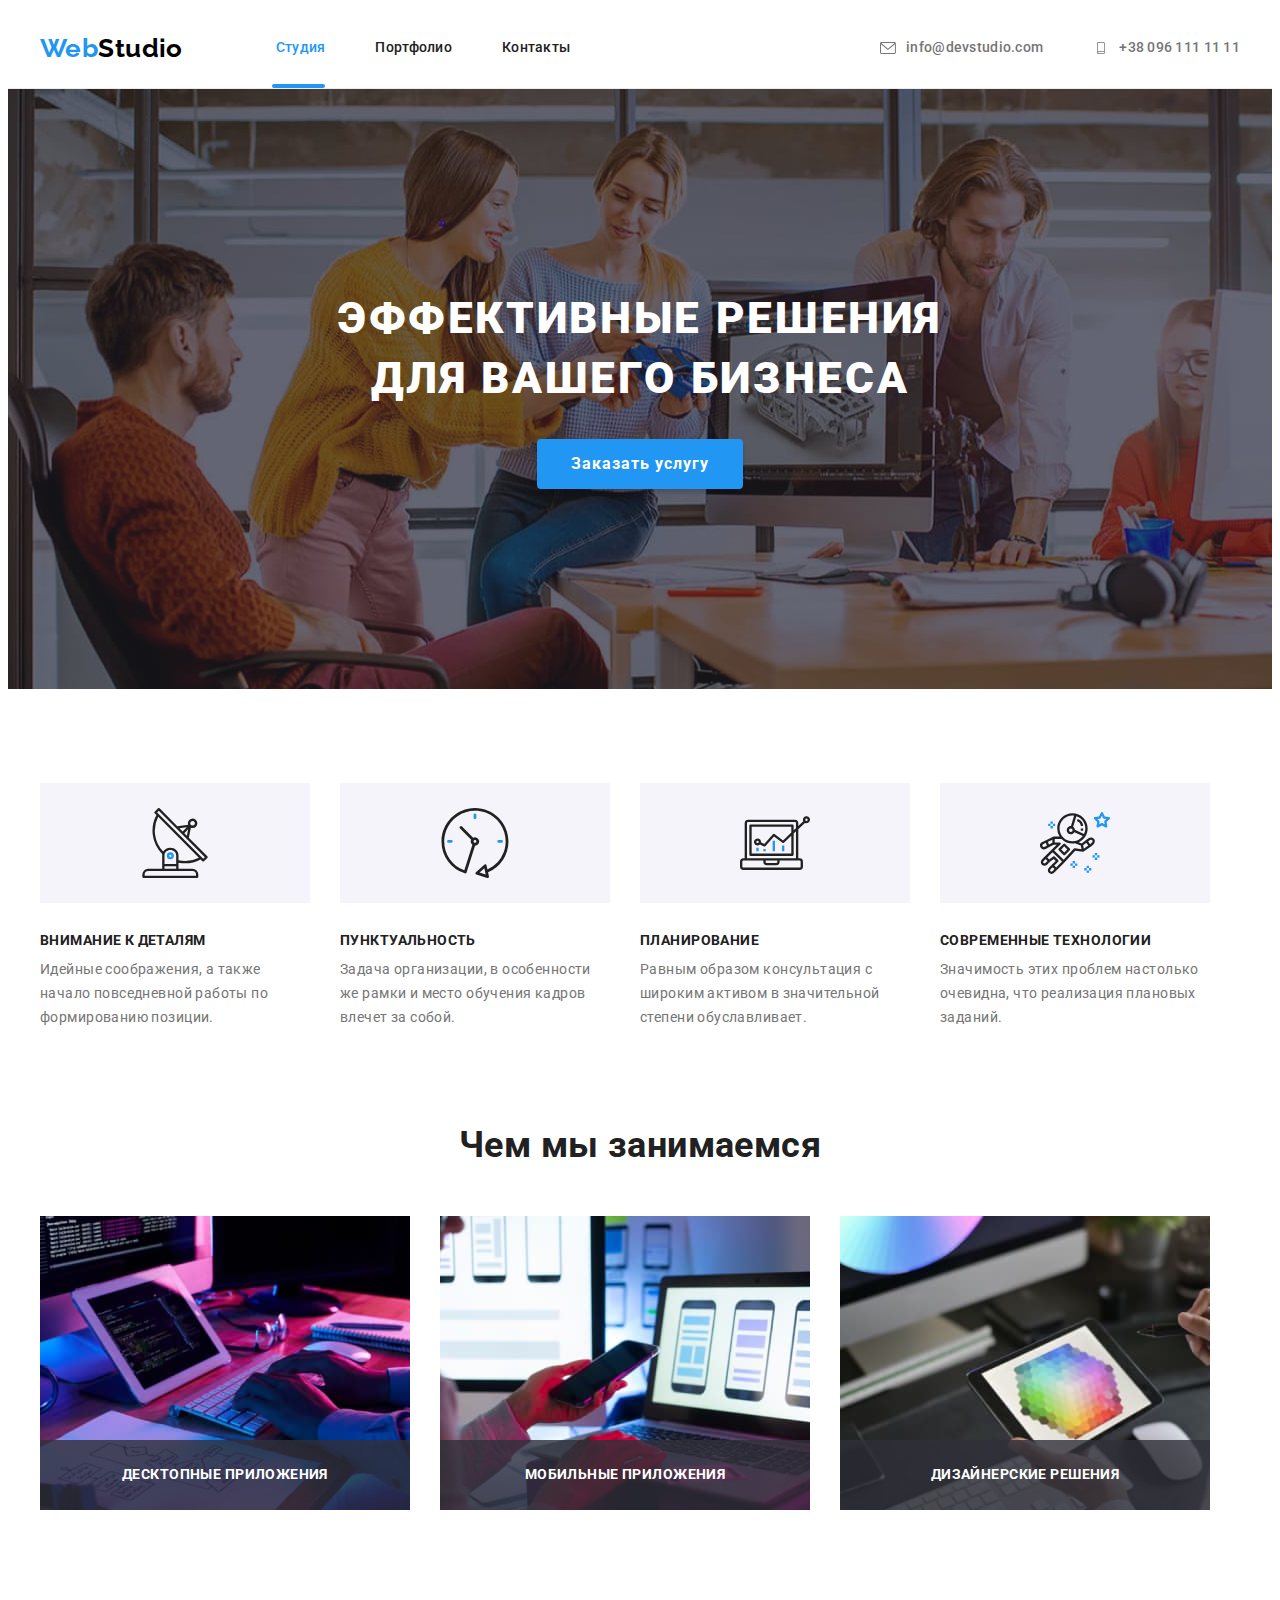
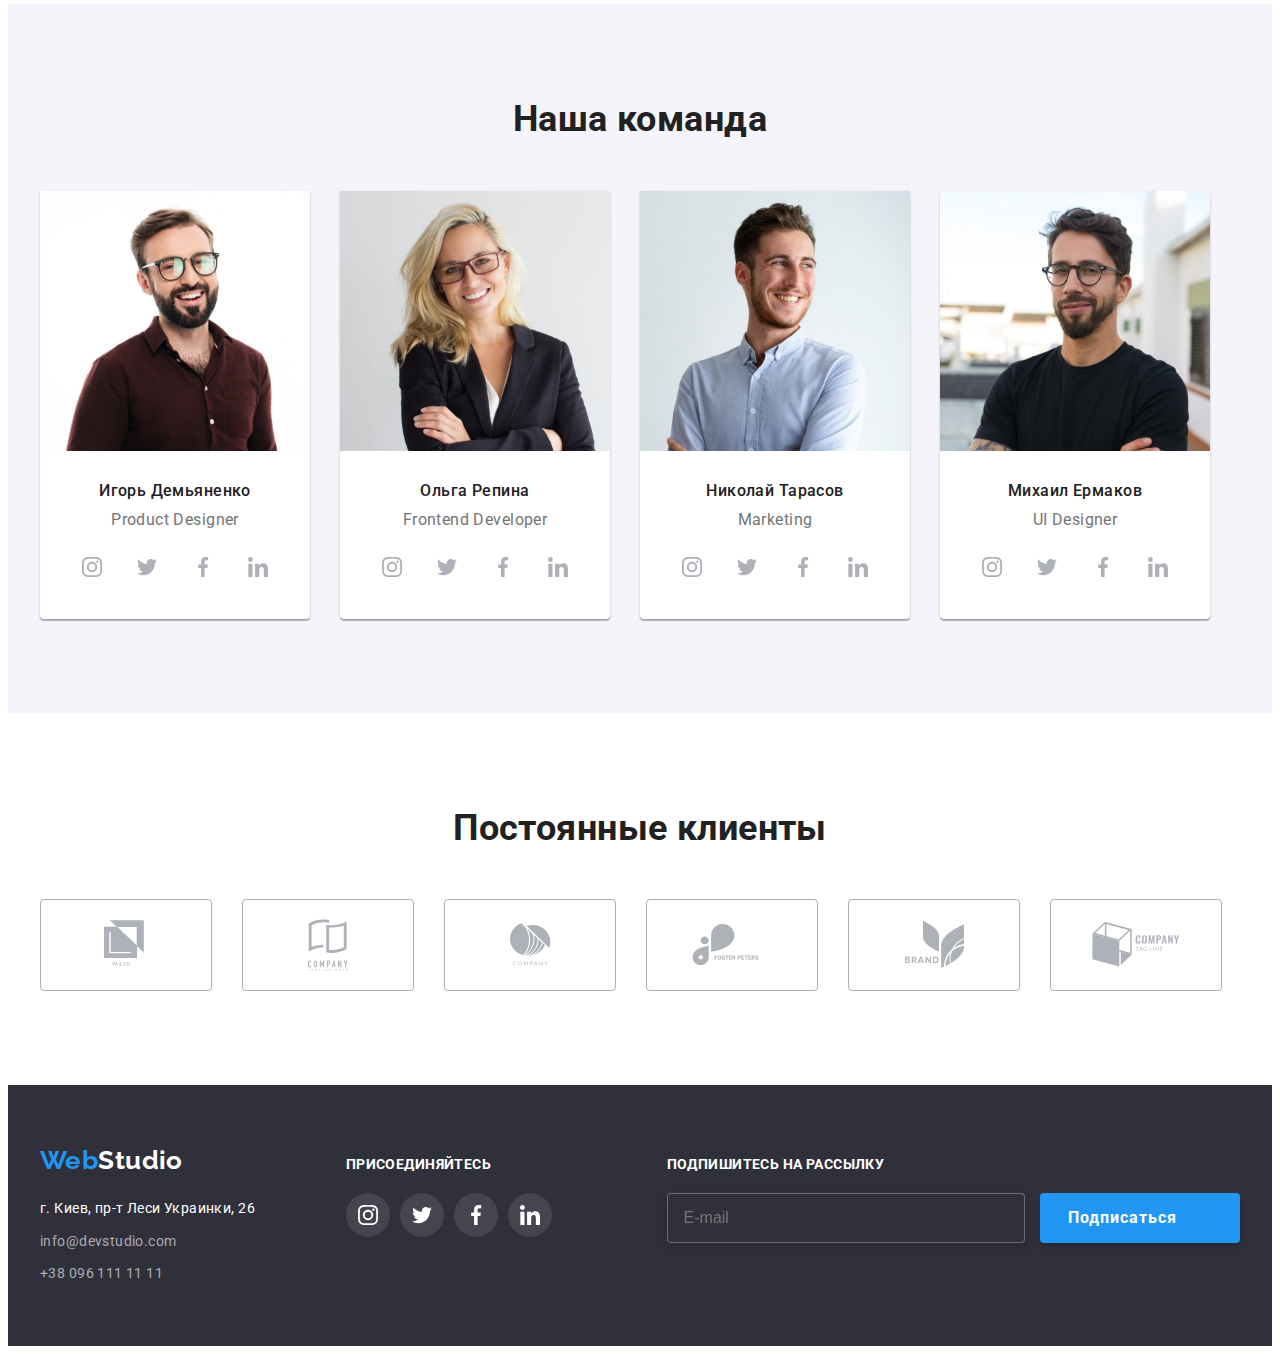
<file: index.html>
<!DOCTYPE html>
<html lang="ru">
  <head>
    <meta charset="UTF-8" />
    <meta http-equiv="X-UA-Compatible" content="IE=edge" />
    <meta name="viewport" content="width=device-width, initial-scale=1.0" />
    <link rel="preconnect" href="https://fonts.gstatic.com" />
    <link
      href="https://fonts.googleapis.com/css2?family=Raleway:wght@700&family=Roboto:wght@400;500;700;900&display=swap"
      rel="stylesheet"
    />
    <link rel="stylesheet" href="./css/styles.css" />
    <link
      rel="stylesheet"
      href="https://cdnjs.cloudflare.com/ajax/libs/modern-normalize/0.2.0/modern-normalize.min.css"
      integrity="sha512-sqIVMkf5f8XGYI/UZYGs7wODxlUeoj9JknataPfUwtvrSKWMHrMXGZ7Evb6nabFYJQG15vFFyALe6r0nWCD1Ug=="
      crossorigin="anonymous"
    />
    <title>Студия</title>
  </head>
  <body>
    <!--Header-->
    <header class="header">
      <div class="container">
        <nav class="navigation">
          <a href="./index.html" class="logo"
            ><span class="logo-web">Web</span>Studio</a
          >
          <ul class="list nav-links">
            <li class="item">
              <a href="./index.html" class="nav-link current-page">Студия</a>
            </li>
            <li class="item">
              <a href="./portfolio.html" class="nav-link">Портфолио</a>
            </li>
            <li class="item">
              <a href="#" class="nav-link">Контакты</a>
            </li>
          </ul>
        </nav>
        <ul class="list header-contacts">
          <li class="item">
            <a href="mailto:info@devstudio.com" class="header-contact">
              <svg
                class="icon"
                aria-label="Электронный адрес"
                width="16px"
                height="12px"
              >
                <use href="./images/icons.svg#envelope"></use>
              </svg>
              info@devstudio.com</a
            >
          </li>
          <li class="item">
            <a href="tel:+380961111111" class="header-contact">
              <svg
                class="icon"
                aria-label="Номер телефона"
                width="16px"
                height="12px"
              >
                <use href="./images/icons.svg#smartphone"></use>
              </svg>
              +38 096 111 11 11</a
            >
          </li>
        </ul>
      </div>
    </header>
    <main>
      <!--Hero-->
      <section class="section hero">
        <h1 class="hero-title">ЭФФЕКТИВНЫЕ РЕШЕНИЯ ДЛЯ ВАШЕГО БИЗНЕСА</h1>
        <button
          data-modal-open
          type="button"
          value="Заказать услугу"
          class="hero-button">
          Заказать услугу
        </button>
        <div data-modal class="backdrop is-hidden">
          <div class="modal">
            <h2 class="modal-title">Оставьте свои данные, мы вам перезвоним</h2>
            <form class="form">
              <label class="form-field">
                <input type="text" class="form-input" name="name" />
                <svg aria-label="ваше имя" class="form-icon" width="18px" height="18px">
                  <use href="./images/icons.svg#icon-person"></use>
                </svg>
                <span class="form-label">Имя</span>
              </label>
              <label class="form-field">
                <input type="tel" class="form-input" name="phone number" />
                <svg aria-label="номер телефона" class="form-icon" width="18px" height="18px">
                  <use href="./images/icons.svg#icon-phone"></use>
                </svg>
                <span class="form-label">Телефон</span>
              </label>
              <label class="form-field">
                <input type="email" class="form-input" name="e-mail" />
                <svg aria-label="электронный адрес" class="form-icon" width="18px" height="18px">
                  <use href="./images/icons.svg#icon-email"></use>
                </svg>
                <span class="form-label">Почта</span>
              </label>
              <label class="form-field">
                <textarea name="comment" class="form-comment" placeholder="Введите текст"></textarea>
                <span class="form-label">Комментарий</span>
              </label>
              <label class="form-field-checkbox">
                <input class="form-checkbox" type="checkbox" name="policy-agree" value="policy-agree">
              <span class="form-checkbox-icon">
              <svg aria-label="checkbox" class="checkbox-icon" width="16px" height="15px">
                <use href="./images/icons.svg#icon-check"></use>
              </svg>
              </span>
              <span class="form-checkbox-text">Соглашаюсь с рассылкой и принимаю <a class="form-contract-link" href="#">Условия договора</a></span>
              </label>
        <button
          type="submit"
          value="Отправить"
          class="hero-button form">
          Отправить
        </button>
            </form>
            <button
              data-modal-close
              type="button"
              value="закрыть окно"
              class="modal-close"
            >
              <svg aria-label="закрыть окно" width="18px" height="18px">
                <use href="./images/icons.svg#icon-x"></use>
              </svg>
            </button>
          </div>
        </div>
      </section>
      <!--feature-->
      <section class="section">
        <div class="container">
          <h2 class="visually-hidden">Наши преимущества</h2>
          <ul class="feature list">
            <li class="item">
              <div class="feature-icon">
                <svg aria-label="Иконка антенны" width="70px" height="70px">
                  <use href="./images/icons.svg#antenna"></use>
                </svg>
              </div>
              <h3 class="feature-title">Внимание к деталям</h3>
              <p>
                Идейные соображения, а также начало повседневной работы по
                формированию позиции.
              </p>
            </li>
            <li class="item">
              <div class="feature-icon">
                <svg aria-label="Иконка часов" width="70px" height="70px">
                  <use href="./images/icons.svg#clock"></use>
                </svg>
              </div>
              <h3 class="feature-title">Пунктуальность</h3>
              <p>
                Задача организации, в особенности же рамки и место обучения
                кадров влечет за собой.
              </p>
            </li>
            <li class="item">
              <div class="feature-icon">
                <svg aria-label="Иконка диаграммы" width="70px" height="70px">
                  <use href="./images/icons.svg#diagram"></use>
                </svg>
              </div>
              <h3 class="feature-title">Планирование</h3>
              <p>
                Равным образом консультация с широким активом в значительной
                степени обуславливает.
              </p>
            </li>
            <li class="item">
              <div class="feature-icon">
                <svg aria-label="Иконка астронавта" width="70px" height="70px">
                  <use href="./images/icons.svg#astronaut"></use>
                </svg>
              </div>
              <h3 class="feature-title">Современные технологии</h3>
              <p>
                Значимость этих проблем настолько очевидна, что реализация
                плановых заданий.
              </p>
            </li>
          </ul>
        </div>
      </section>
      <!--Our work-->
      <section class="section our-work">
        <div class="container">
          <h2 class="section-title">Чем мы занимаемся</h2>
          <ul class="our-work-lists list">
            <li class="our-work-list">
              <div class="our-work-box">
                <h3 class="our-work-title">десктопные приложения</h3>
              </div>
              <img src="./images/box1.jpg" alt="Пишем код" width="370" />
            </li>
            <li class="our-work-list">
              <div class="our-work-box">
                <h3 class="our-work-title">мобильные приложения</h3>
              </div>
              <img
                src="./images/box2.jpg"
                alt="Разрабатываем мобильные приложения"
                width="370"
              />
            </li>
            <li class="our-work-list">
              <div class="our-work-box">
                <h3 class="our-work-title">дизайнерские решения</h3>
              </div>
              <img
                src="./images/box3.jpg"
                alt="Разрабатываем дизайн"
                width="370"
              />
            </li>
          </ul>
        </div>
      </section>
      <!--Our team-->
      <section class="section our-team">
        <div class="container">
          <h2 class="section-title">Наша команда</h2>
          <ul class="team-list list">
            <li class="item">
              <img
                src="./images/photo1.jpg"
                alt="Фото Игоря Демьяненко"
                width="270"
              />
              <div class="member-description">
                <h3 class="team-member">Игорь Демьяненко</h3>
                <p class="team-position">Product Designer</p>
                <ul class="member-social-links">
                  <li>
                    <a
                      href="#"
                      class="social-link"
                      aria-label="иконка instagram"
                    >
                      <svg class="icon" width="20px" height="20px">
                        <use href="./images/icons.svg#instagram"></use>
                      </svg>
                    </a>
                  </li>
                  <li>
                    <a href="#" class="social-link" aria-label="иконка twitter">
                      <svg class="icon" width="20px" height="20px">
                        <use href="./images/icons.svg#twitter"></use>
                      </svg>
                    </a>
                  </li>
                  <li>
                    <a
                      href="#"
                      class="social-link"
                      aria-label="иконка facebook"
                    >
                      <svg class="icon" width="20px" height="20px">
                        <use href="./images/icons.svg#facebook"></use>
                      </svg>
                    </a>
                  </li>
                  <li>
                    <a
                      href="#"
                      class="social-link"
                      aria-label="иконка linkedin"
                    >
                      <svg class="icon" width="20px" height="20px">
                        <use href="./images/icons.svg#linkedin"></use>
                      </svg>
                    </a>
                  </li>
                </ul>
              </div>
            </li>
            <li class="item">
              <img
                src="./images/photo2.jpg"
                alt="Фото Ольги Репиной"
                width="270"
              />
              <div class="member-description">
                <h3 class="team-member">Ольга Репина</h3>
                <p class="team-position">Frontend Developer</p>
                <ul class="member-social-links">
                  <li>
                    <a
                      href="#"
                      class="social-link"
                      aria-label="иконка instagram"
                    >
                      <svg class="icon" width="20px" height="20px">
                        <use href="./images/icons.svg#instagram"></use>
                      </svg>
                    </a>
                  </li>
                  <li>
                    <a href="#" class="social-link" aria-label="иконка twitter">
                      <svg class="icon" width="20px" height="20px">
                        <use href="./images/icons.svg#twitter"></use>
                      </svg>
                    </a>
                  </li>
                  <li>
                    <a
                      href="#"
                      class="social-link"
                      aria-label="иконка facebook"
                    >
                      <svg class="icon" width="20px" height="20px">
                        <use href="./images/icons.svg#facebook"></use>
                      </svg>
                    </a>
                  </li>
                  <li>
                    <a
                      href="#"
                      class="social-link"
                      aria-label="иконка linkedin"
                    >
                      <svg class="icon" width="20px" height="20px">
                        <use href="./images/icons.svg#linkedin"></use>
                      </svg>
                    </a>
                  </li>
                </ul>
              </div>
            </li>
            <li class="item">
              <img
                src="./images/photo3.jpg"
                alt="Фото Николая Тарасова"
                width="270"
              />
              <div class="member-description">
                <h3 class="team-member">Николай Тарасов</h3>
                <p class="team-position">Marketing</p>
                <ul class="member-social-links">
                  <li>
                    <a
                      href="#"
                      class="social-link"
                      aria-label="иконка instagram"
                    >
                      <svg class="icon" width="20px" height="20px">
                        <use href="./images/icons.svg#instagram"></use>
                      </svg>
                    </a>
                  </li>
                  <li>
                    <a href="#" class="social-link" aria-label="иконка twitter">
                      <svg class="icon" width="20px" height="20px">
                        <use href="./images/icons.svg#twitter"></use>
                      </svg>
                    </a>
                  </li>
                  <li>
                    <a
                      href="#"
                      class="social-link"
                      aria-label="иконка facebook"
                    >
                      <svg class="icon" width="20px" height="20px">
                        <use href="./images/icons.svg#facebook"></use>
                      </svg>
                    </a>
                  </li>
                  <li>
                    <a
                      href="#"
                      class="social-link"
                      aria-label="иконка linkedin"
                    >
                      <svg class="icon" width="20px" height="20px">
                        <use href="./images/icons.svg#linkedin"></use>
                      </svg>
                    </a>
                  </li>
                </ul>
              </div>
            </li>
            <li class="item">
              <img
                src="./images/photo4.jpg"
                alt="Фото Михаила Ермакова"
                width="270"
              />
              <div class="member-description">
                <h3 class="team-member">Михаил Ермаков</h3>
                <p class="team-position">UI Designer</p>
                <ul class="member-social-links">
                  <li>
                    <a
                      href="#"
                      class="social-link"
                      aria-label="иконка instagram"
                    >
                      <svg class="icon" width="20px" height="20px">
                        <use href="./images/icons.svg#instagram"></use>
                      </svg>
                    </a>
                  </li>
                  <li>
                    <a href="#" class="social-link" aria-label="иконка twitter">
                      <svg class="icon" width="20px" height="20px">
                        <use href="./images/icons.svg#twitter"></use>
                      </svg>
                    </a>
                  </li>
                  <li>
                    <a
                      href="#"
                      class="social-link"
                      aria-label="иконка facebook"
                    >
                      <svg class="icon" width="20px" height="20px">
                        <use href="./images/icons.svg#facebook"></use>
                      </svg>
                    </a>
                  </li>
                  <li>
                    <a
                      href="#"
                      class="social-link"
                      aria-label="иконка linkedin"
                    >
                      <svg class="icon" width="20px" height="20px">
                        <use href="./images/icons.svg#linkedin"></use>
                      </svg>
                    </a>
                  </li>
                </ul>
              </div>
            </li>
          </ul>
        </div>
      </section>

      <!-- Regular clients -->

      <section class="section">
        <div class="container">
          <h2 class="section-title">Постоянные клиенты</h2>
          <ul class="regular-clients">
            <li class="item">
              <a href="#" class="client-link">
                <svg class="icon" width="44px" height="49px">
                  <use href="./images/icons.svg#logo1"></use>
                </svg>
              </a>
            </li>
            <li class="item">
              <a href="#" class="client-link">
                <svg class="icon" width="40px" height="52px">
                  <use href="./images/icons.svg#logo2"></use>
                </svg>
              </a>
            </li>
            <li class="item">
              <a href="#" class="client-link">
                <svg class="icon" width="41px" height="43px">
                  <use href="./images/icons.svg#logo3"></use>
                </svg>
              </a>
            </li>
            <li class="item">
              <a href="#" class="client-link">
                <svg class="icon" width="80px" height="42px">
                  <use href="./images/icons.svg#logo4"></use>
                </svg>
              </a>
            </li>
            <li class="item">
              <a href="#" class="client-link">
                <svg class="icon" width="59px" height="47px">
                  <use href="./images/icons.svg#logo5"></use>
                </svg>
              </a>
            </li>
            <li class="item">
              <a href="#" class="client-link">
                <svg class="icon" width="88px" height="45px">
                  <use href="./images/icons.svg#logo6"></use>
                </svg>
              </a>
            </li>
          </ul>
        </div>
      </section>
    </main>
    <!--Footer-->
    <footer class="footer">
      <div class="container">
        <div class="address-thumb">
          <a href="./index.html" class="logo">
            <span class="logo-web">Web</span>Studio</a
          >
          <address class="address">
            г. Киев, пр-т Леси Украинки, 26
            <a href="mailto:info@devstudio.com" class="footer-contacts"
              >info@devstudio.com</a
            >
            <a href="tel:+380961111111" class="footer-contacts"
              >+38 096 111 11 11</a
            >
          </address>
        </div>
        <div class="member-social-links-thumb">
          <h2 class="footer-title">присоединяйтесь</h2>
          <ul class="footer-social-links">
            <li class="footer-social-link">
              <a href="#" class="social-link" aria-label="иконка instagram">
                <svg class="icon" width="20px" height="20px">
                  <use href="./images/icons.svg#instagram"></use>
                </svg>
              </a>
            </li>
            <li class="footer-social-link">
              <a href="#" class="social-link" aria-label="иконка twitter">
                <svg class="icon" width="20px" height="20px">
                  <use href="./images/icons.svg#twitter"></use>
                </svg>
              </a>
            </li>
            <li class="footer-social-link">
              <a href="#" class="social-link" aria-label="иконка facebook">
                <svg class="icon" width="20px" height="20px">
                  <use href="./images/icons.svg#facebook"></use>
                </svg>
              </a>
            </li>
            <li class="footer-social-link">
              <a href="#" class="social-link" aria-label="иконка linkedin">
                <svg class="icon" width="20px" height="20px">
                  <use href="./images/icons.svg#linkedin"></use>
                </svg>
              </a>
            </li>
          </ul>
        </div>
        <div class="subscribe-thumb">
          <h2 class="footer-title">Подпишитесь на рассылку</h2>
          <form class="subscribe-form">
            <label class="subscribe-field">
              <input
                type="email"
                class="subscribe-input"
                name="mail"
                placeholder="E-mail"
              />
            </label>
            <button type="submit" class="subscribe-btn">
              Подписаться
              <svg class="icon" width="24px" height="24px">
                <use href="./images/icons.svg#icon-send"></use>
              </svg>
            </button>
          </form>
        </div>
      </div>
    </footer>
    <script src="./js/modal.js"></script>
  </body>
</html>
</file>
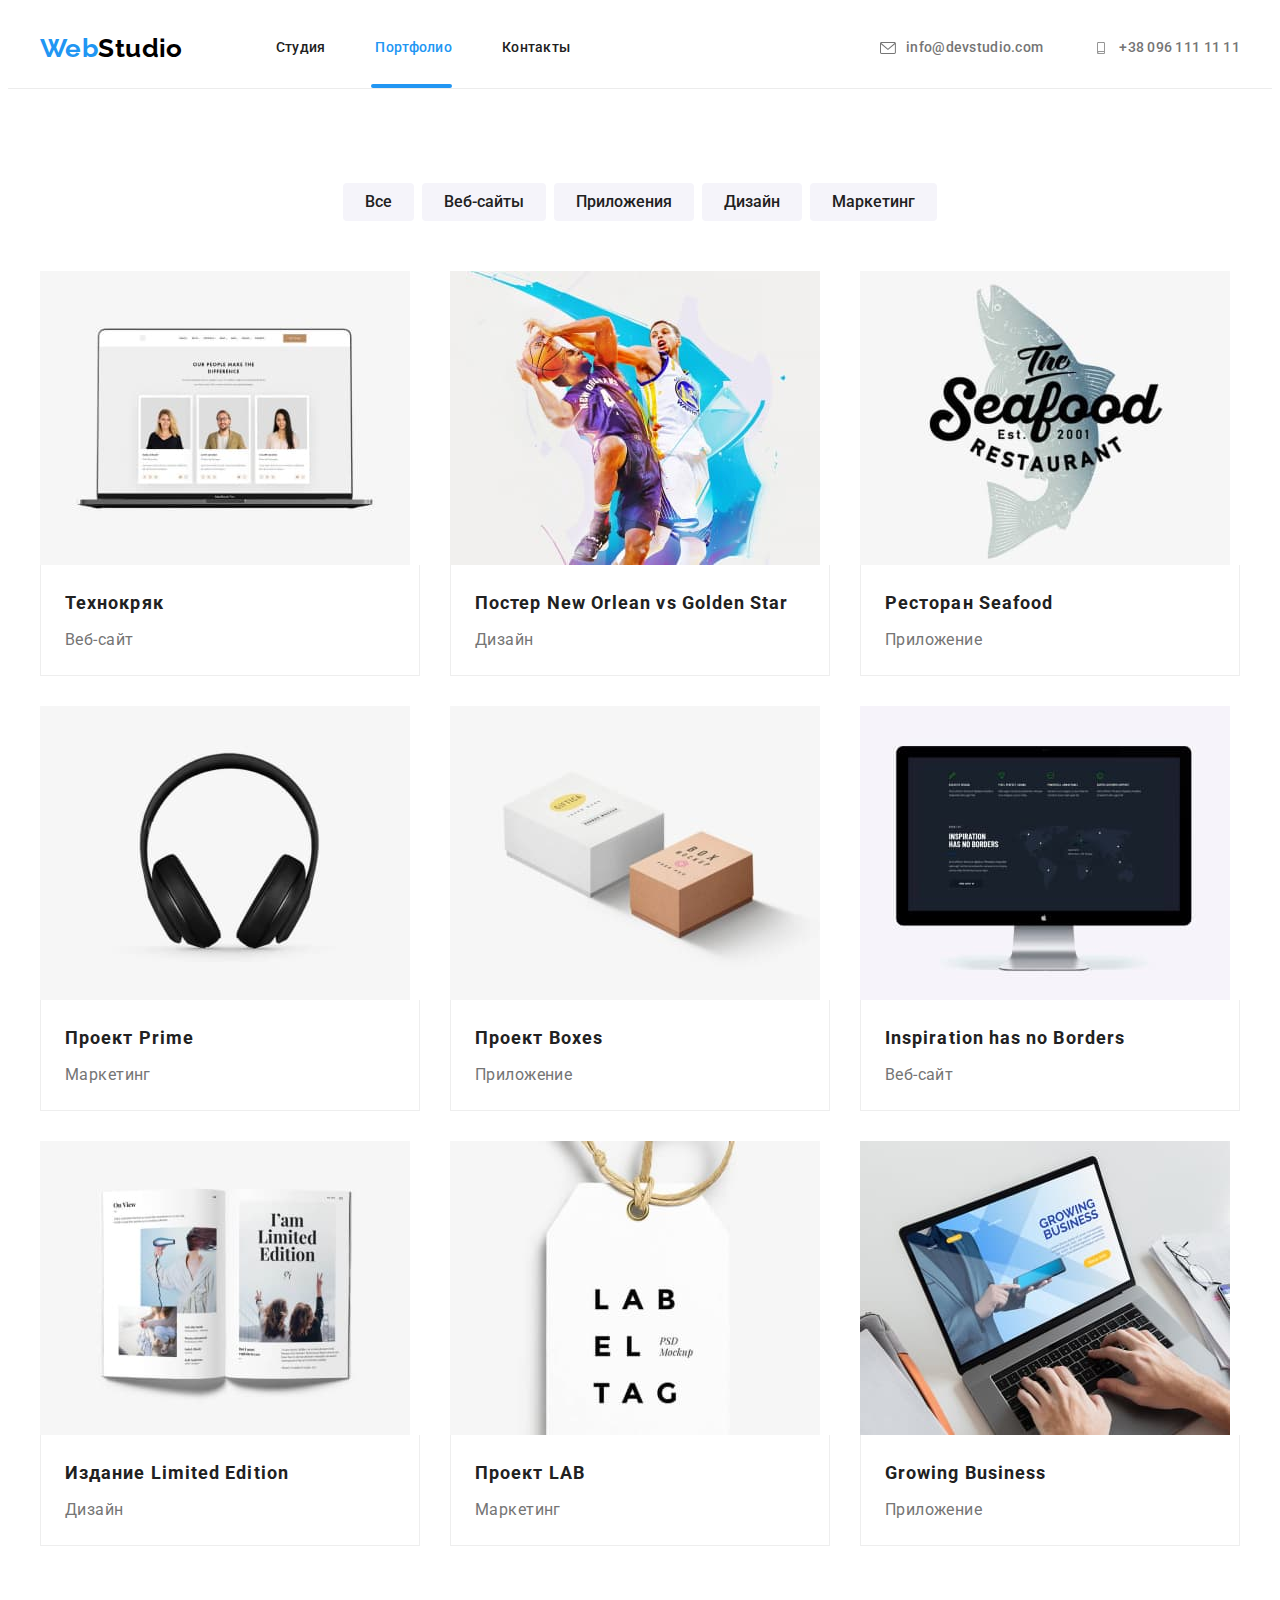
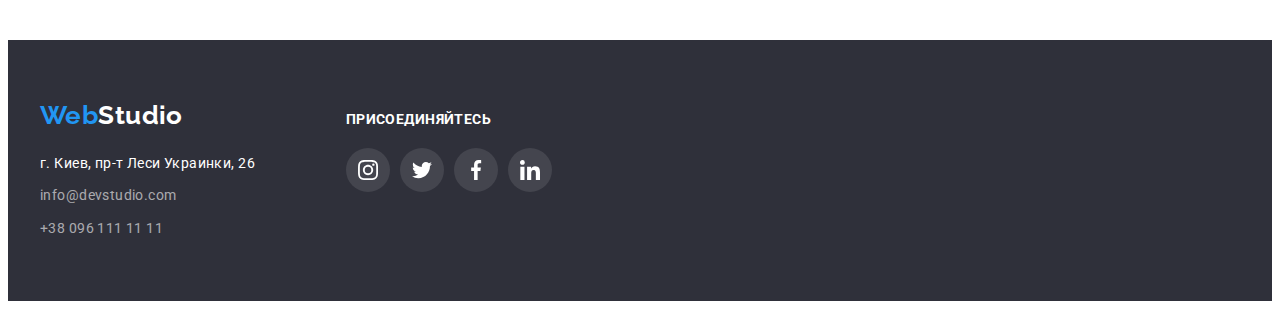
<file: portfolio.html>
<!DOCTYPE html>
<html lang="ru">
  <head>
    <meta charset="UTF-8" />
    <meta http-equiv="X-UA-Compatible" content="IE=edge" />
    <meta name="viewport" content="width=device-width, initial-scale=1.0" />
    <link rel="preconnect" href="https://fonts.gstatic.com" />
    <link
      href="https://fonts.googleapis.com/css2?family=Raleway:wght@700&family=Roboto:wght@400;500;700;900&display=swap"
      rel="stylesheet"
    />
    <link rel="stylesheet" href="./css/styles.css" />
    <link
      rel="stylesheet"
      href="https://cdnjs.cloudflare.com/ajax/libs/modern-normalize/0.2.0/modern-normalize.min.css"
      integrity="sha512-sqIVMkf5f8XGYI/UZYGs7wODxlUeoj9JknataPfUwtvrSKWMHrMXGZ7Evb6nabFYJQG15vFFyALe6r0nWCD1Ug=="
      crossorigin="anonymous"
    />
    <title>Портфолио</title>
  </head>
  <body>
    <!--Header-->
      <header class="header">
        <div class="container">
          <nav class="navigation">
            <a href="./index.html" class="logo"><span class="logo-web">Web</span>Studio</a>
            <ul class="list nav-links">
              <li class="item">
                <a href="./index.html" class="nav-link">Студия</a>
              </li>
              <li class="item">
                <a href="./portfolio.html" class="nav-link current-page">Портфолио</a>
              </li>
              <li class="item">
                <a href="#" class="nav-link">Контакты</a>
              </li>
            </ul>
          </nav>
          <ul class="list header-contacts">
            <li class="item">
              <a href="mailto:info@devstudio.com" class="header-contact">
                <svg class="icon" aria-label="Электронный адрес" width="16px" height="12px">
                  <use href="./images/icons.svg#envelope"></use>
                </svg>
                info@devstudio.com</a>
            </li>
            <li class="item">
              <a href="tel:+380961111111" class="header-contact">
                <svg class="icon" aria-label="Номер телефона" width="16px" height="12px">
                  <use href="./images/icons.svg#smartphone"></use>
                </svg>
                +38 096 111 11 11</a>
            </li>
          </ul>
        </div>
      </header>
    <main>
      <!-- Our portfolio -->
      <section class="section">
        <div class="container">
          <h1 class="visually-hidden">Наше портфолио</h1>
          <h2 class="visually-hidden">Work filter</h2>
          <ul class="work-filter list">
            <li class="item">
              <button type="button" class="filter-button">Все</button>
            </li>
            <li class="item">
              <button type="button" class="filter-button">Веб-сайты</button>
            </li>
            <li class="item">
              <button type="button" class="filter-button">Приложения</button>
            </li>
            <li class="item">
              <button type="button" class="filter-button">Дизайн</button>
            </li>
            <li class="item">
              <button type="button" class="filter-button">Маркетинг</button>
            </li>
          </ul>
          <h2 class="visually-hidden">Work list</h2>
          <ul class="work-list list">
            <li class="item">
              <div class="work-photo">
                <img src="./images/portfolio/work1.jpg" alt="Ноутбук с изображением лендинга" width: 370px; />
              <div class="work-overlay">
                <p class="text">Технокряк это современная площадка распространения коронавируса. Компании используют эту платформу для цифрового
                шпионажа и атак на защищённые сервера конкурентов.</p>
              </div>
              </div>
              <div class="work-list-content">
                <h3 class="work-name">Технокряк</h3>
                <p class="work-type">Веб-сайт</p>
              </div>
            </li>
            <li class="item">
              <div class="work-photo">
              <img src="./images/portfolio/work2.jpg" alt="Два баскетболиста"
              width: 370px; />
              <div class="work-overlay">
                <p class="text">Технокряк это современная площадка распространения коронавируса. Компании используют эту платформу для
                  цифрового
                  шпионажа и атак на защищённые сервера конкурентов.</p>
              </div>
              </div>
              <div class="work-list-content">
                <h3 class="work-name">Постер New Orlean vs Golden Star</h3>
                <p class="work-type">Дизайн</p>
              </div>
            </li>
            <li class="item">
              <div class="work-photo">
              <img src="./images/portfolio/work3.jpg" alt="Логотип Seafood"
              width: 370px; />
                <div class="work-overlay">
                  <p class="text">Технокряк это современная площадка распространения коронавируса. Компании используют эту платформу для
                    цифрового
                    шпионажа и атак на защищённые сервера конкурентов.</p>
                </div>
              </div>
              <div class="work-list-content">
                <h3 class="work-name">Ресторан Seafood</h3>
                <p class="work-type">Приложение</p>
              </div>
            </li>
            <li class="item">
              <div class="work-photo">
              <img src="./images/portfolio/work4.jpg" alt="Наушники" width:
              370px; />
              <div class="work-overlay">
                <p class="text">Технокряк это современная площадка распространения коронавируса. Компании используют эту платформу для
                  цифрового
                  шпионажа и атак на защищённые сервера конкурентов.</p>
              </div>
              </div>
              <div class="work-list-content">
                <h3 class="work-name">Проект Prime</h3>
                <p class="work-type">Маркетинг</p>
              </div>
            </li>
            <li class="item">
              <div class="work-photo">
              <img src="./images/portfolio/work5.jpg" alt="Коробки" width:
              370px; />
              <div class="work-overlay">
                <p class="text">Технокряк это современная площадка распространения коронавируса. Компании используют эту платформу для
                  цифрового
                  шпионажа и атак на защищённые сервера конкурентов.</p>
              </div>
              </div>
              <div class="work-list-content">
                <h3 class="work-name">Проект Boxes</h3>
                <p class="work-type">Приложение</p>
              </div>
            </li>
            <li class="item">
              <div class="work-photo">
              <img src="./images/portfolio/work6.jpg" alt="Монитор" width:
              370px; />
              <div class="work-overlay">
                <p class="text">Технокряк это современная площадка распространения коронавируса. Компании используют эту платформу для
                  цифрового
                  шпионажа и атак на защищённые сервера конкурентов.</p>
              </div>
              </div>
              <div class="work-list-content">
                <h3 class="work-name">Inspiration has no Borders</h3>
                <p class="work-type">Веб-сайт</p>
              </div>
            </li>
            <li class="item">
              <div class="work-photo">
              <img src="./images/portfolio/work7.jpg" alt="Книга" />
              <div class="work-overlay">
                <p class="text">Технокряк это современная площадка распространения коронавируса. Компании используют эту платформу для
                  цифрового
                  шпионажа и атак на защищённые сервера конкурентов.</p>
              </div>
              </div>
              <div class="work-list-content">
                <h3 class="work-name">Издание Limited Edition</h3>
                <p class="work-type">Дизайн</p>
              </div>
            </li>
            <li class="item">
              <div class="work-photo">
              <img src="./images/portfolio/work8.jpg" alt="Бирка LAB" width:
              370px; />
              <div class="work-overlay">
                <p class="text">Технокряк это современная площадка распространения коронавируса. Компании используют эту платформу для
                  цифрового
                  шпионажа и атак на защищённые сервера конкурентов.</p>
              </div>
              </div>
              <div class="work-list-content">
                <h3 class="work-name">Проект LAB</h3>
                <p class="work-type">Маркетинг</p>
              </div>
            </li>
            <li class="item">
              <div class="work-photo">
              <img src="./images/portfolio/work9.jpg" alt="Работа за ноутбуком"
              width: 370px; />
              <div class="work-overlay">
                <p class="text">Технокряк это современная площадка распространения коронавируса. Компании используют эту платформу для
                  цифрового
                  шпионажа и атак на защищённые сервера конкурентов.</p>
              </div>
              </div>
              <div class="work-list-content">
                <h3 class="work-name">Growing Business</h3>
                <p class="work-type">Приложение</p>
              </div>
            </li>
          </ul>
        </div>
      </section>
    </main>
    <!--Footer-->
    <footer class="footer">
      <div class="container">
        <div class="address-thumb">
          <a href="./index.html" class="logo">
            <span class="logo-web">Web</span>Studio</a>
          <address class="address">
            г. Киев, пр-т Леси Украинки, 26
            <a href="mailto:info@devstudio.com" class="footer-contacts">info@devstudio.com</a>
            <a href="tel:+380961111111" class="footer-contacts">+38 096 111 11 11</a>
          </address>
        </div>
        <div class="member-social-links-thumb">
          <h2 class="footer-title">присоединяйтесь</h2>
          <ul class="footer-social-links">
            <li class="footer-social-link">
              <a href="#" class="social-link" aria-label="иконка instagram">
                <svg class="icon" width="20px" height="20px">
                  <use href="./images/icons.svg#instagram"></use>
                </svg>
              </a>
            </li>
            <li class="footer-social-link">
              <a href="#" class="social-link" aria-label="иконка twitter">
                <svg class="icon" width="20px" height="20px">
                  <use href="./images/icons.svg#twitter"></use>
                </svg>
              </a>
            </li>
            <li class="footer-social-link">
              <a href="#" class="social-link" aria-label="иконка facebook">
                <svg class="icon" width="20px" height="20px">
                  <use href="./images/icons.svg#facebook"></use>
                </svg>
              </a>
            </li>
            <li class="footer-social-link">
              <a href="#" class="social-link" aria-label="иконка linkedin">
                <svg class="icon" width="20px" height="20px">
                  <use href="./images/icons.svg#linkedin"></use>
                </svg>
              </a>
            </li>
          </ul>
        </div>
      </div>
    </footer>
  </body>
</html>
</file>
<file: css/styles.css>
:root {
  --text-color: #757575;
  --accent: #2196f3;
  --heading-color: #212121;
  --white-color: #ffffff;
  --black-color: #000000;
  --background-dark: #2f303a;
  --background-grey: #f5f4fa;
  --icon-color: #afb1b8;
  --duration: 250ms;
  --cubic-bezier: cubic-bezier(0.4, 0, 0.2, 1);
}

body {
  font-family: "Roboto", sans-serif;
  font-style: normal;
  font-weight: normal;
  font-size: 14px;
  line-height: 1.71;
  letter-spacing: 0.03em;
  color: var(--text-color);
}

a {
  text-decoration: none;
}

li {
  list-style: none;
}

img {
  display: block;
  max-width: 100%;
  height: auto;
}

button {
  font-family: inherit;
  cursor: pointer;
  background-color: inherit;
  border: none;
}

h1,
h2,
h3,
h4,
h5,
h6,
p {
  margin-top: 0;
  margin-bottom: 0;
}

/* components */

.container {
  width: 1200px;
  padding-left: 15px;
  padding-right: 15px;
  margin-left: auto;
  margin-right: auto;
}

.list {
  list-style: none;
  padding-left: 0;
  margin: 0;
}

.logo {
  font-family: Raleway, sans-serif;
  font-style: normal;
  font-weight: bold;
  font-size: 26px;
  line-height: 1.19;
}

.logo-web {
  color: var(--accent);
}

.header .logo {
  color: var(--black-color);
}

.footer .logo {
  color: var(--white-color);
}

.section {
  padding-top: 94px;
  padding-bottom: 94px;
}

.section-title {
  margin-bottom: 50px;
  font-size: 36px;
  line-height: 1.17;
  text-align: center;
  color: var(--heading-color);
}

.visually-hidden {
  position: absolute;
  width: 1px;
  height: 1px;
  margin: -1px;
  border: 0;
  padding: 0;

  white-space: nowrap;
  clip-path: inset(100%);
  clip: rect(0 0 0 0);
  overflow: hidden;
}

/* header */

.header {
  border-bottom: 1px solid #ececec;
}

.header .container,
.navigation,
.nav-links,
.header-contacts {
  display: flex;
  align-items: center;
}

.logo {
  margin-right: 93px;
}

.nav-link {
  color: var(--heading-color);
}

.nav-links .item:not(:last-child) {
  margin-right: 50px;
}

.header-contacts {
  margin-left: auto;
}

.header-contacts .item + .item {
  margin-left: 50px;
}

.nav-link,
.header-contact {
  display: flex;
  align-items: center;
  padding-top: 32px;
  padding-bottom: 32px;

  font-weight: 500;
  line-height: 1.14;
  letter-spacing: 0.02em;

  transition: color var(--duration) var(--cubic-bezier);
}

.header-contact {
  color: var(--text-color);
}

.header-contact .icon {
  margin-right: 10px;
  fill: currentColor;

  transition: fill var(--duration) var(--cubic-bezier);
}

.nav-link:hover,
.nav-link:focus,
.header-contact:hover,
.header-contact:focus,
.footer-contacts:hover,
.footer-contacts:focus {
  color: var(--accent);
}

.header-contact:hover .icon,
.header-contact:focus .icon {
  fill: var(--accent);
}

.current-page {
  position: relative;
  color: var(--accent);
  font-weight: 500;
  letter-spacing: 0.02em;
}

.current-page::after {
  content: "";
  position: absolute;
  right: 0;
  bottom: 0;
  width: 100%;
  border: 2px solid var(--accent);
  border-radius: 2px;
}

/* hero */

.hero {
  padding-top: 200px;
  padding-bottom: 200px;
  margin-left: auto;
  margin-right: auto;

  max-width: 1600px;

  background-color: #c4c4c4;
  background-image: linear-gradient(
      to right,
      rgba(47, 48, 58, 0.4),
      rgba(47, 48, 58, 0.4)
    ),
    url(../images/main-bg.jpg);
  background-size: cover;
}

.hero-title {
  max-width: 696px;
  margin-left: auto;
  margin-right: auto;
  margin-top: 0;
  margin-bottom: 30px;

  font-weight: 900;
  font-size: 44px;
  line-height: 1.36;
  text-align: center;
  letter-spacing: 0.06em;
  text-transform: uppercase;
  color: var(--white-color);
}

.hero-button {
  margin-left: auto;
  margin-right: auto;
  padding: 10px 34px;

  font-weight: bold;
  font-size: 16px;
  line-height: 1.87;
  display: flex;
  align-items: center;
  text-align: center;
  letter-spacing: 0.06em;
  cursor: pointer;
  border: 0;
  color: var(--white-color);
  background-color: var(--accent);
  box-shadow: 0px 4px 4px rgba(0, 0, 0, 0.15);
  border-radius: 4px;
}

/* Modal */

.backdrop {
  position: fixed;
  top: 0;
  left: 0;

  width: 100%;
  height: 100%;

  background-color: rgba(0, 0, 0, 0.2);

  opacity: 1;

  transition: opacity var(--duration) var(--cubic-bezier),
    visibility var(--duration) var(--cubic-bezier);
}

.backdrop.is-hidden {
  opacity: 0;
  pointer-events: none;
  visibility: hidden;
}

.backdrop.is-hidden .modal {
  transform: translate(-50%, -50%) scale(0.9);
  transition: transform var(--duration) var(--cubic-bezier);
}

.modal {
  position: absolute;
  top: 50%;
  left: 50%;

  width: 528px;
  height: 581px;
  padding: 40px;

  border-radius: 4px;
  background-color: var(--white-color);
  box-shadow: 0px 1px 3px rgba(0, 0, 0, 0.12), 0px 1px 1px rgba(0, 0, 0, 0.14),
    0px 2px 1px rgba(0, 0, 0, 0.2);

  transform: translate(-50%, -50%) scale(1);
  transition: transform var(--duration) var(--cubic-bezier);
}

.modal-title {
  font-weight: bold;
  font-size: 20px;
  line-height: 1.15;
  text-align: center;
  letter-spacing: 0.03em;
  color: var(--heading-color);
}

.form {
  margin-top: 30px;
  margin-bottom: 20px;
}

.form-field {
  position: relative;
  display: block;
}

.form-label {
  position: absolute;
  top: -18px;
  left: 0;
  font-size: 12px;
  line-height: 1.17;
  letter-spacing: 0.01em;
}

.form-input {
  width: 100%;
  margin: 0 0 28px 0;
  padding: 11px 12px 11px 42px;
  border: 1px solid rgba(33, 33, 33, 0.2);
  box-sizing: border-box;
  border-radius: 4px;
  outline: 0;
  transition: border-color var(--duration) var(--cubic-bezier);
}

.form-input:focus {
  border-color: var(--accent);
}

.form-icon {
  position: absolute;
  top: 11px;
  left: 12px;
  transition: fill var(--duration) var(--cubic-bezier);
}

.form-input:focus + .form-icon {
  fill: var(--accent);
}

.form-comment {
  padding: 12px 16px;
  margin-bottom: 20px;
  width: 100%;
  height: 120px;
  resize: none;
  border: 1px solid rgba(33, 33, 33, 0.2);
  box-sizing: border-box;
  border-radius: 4px;
  outline: 0;
  transition: border-color var(--duration) var(--cubic-bezier);
}

.form-comment:focus {
  border-color: var(--accent);
}

.form-comment::placeholder {
  font-size: 14px;
  line-height: 1.14;
  letter-spacing: 0.01em;
  color: rgba(117, 117, 117, 0.5);
}

.form-field-checkbox {
  display: inline-block;
}

.form-checkbox {
  -webkit-appearance: none;
  -moz-appearance: none;
  appearance: none;
  position: absolute;
  display: flex;
  align-items: center;
  justify-content: center;
}

.form-checkbox-icon {
  position: absolute;
  width: 16px;
  height: 15px;
  display: flex;
  align-items: center;
  border: 2px solid var(--heading-color);
  border-radius: 2px;
  box-sizing: border-box;
  box-shadow: 0px 4px 4px rgba(0, 0, 0, 0.25);
  transition: background-color var(--duration) var(--cubic-bezier);
  transition: border var(--duration) var(--cubic-bezier);
}

.form-checkbox:checked + .form-checkbox-icon {
  background-color: var(--accent);
  border: 0;
}

.form-checkbox-text {
  margin-left: 35px;
}

.form-contract-link {
  text-decoration-line: underline;
  color: var(--accent);
}

.hero-button.form {
  padding: 10px 56px;
}

.modal-close {
  position: absolute;
  top: 8px;
  right: 8px;
  display: flex;
  justify-content: center;
  align-items: center;
  width: 30px;
  height: 30px;
  border-radius: 50%;
  border: 1px solid rgba(0, 0, 0, 0.1);
  transition: fill var(--duration) var(--cubic-bezier);
}

.modal-close:hover {
  fill: var(--accent);
}

/* feature */

.feature {
  display: flex;
  margin: -15px;
}

.feature .item {
  width: 270px;
  margin: 15px;
}

.feature-title {
  margin-bottom: 10px;
  font-size: 14px;
  line-height: 1.14;
  text-transform: uppercase;
  color: var(--heading-color);
}

.feature-icon {
  height: 120px;
  margin-bottom: 30px;
  background-color: var(--background-grey);
}

.feature-icon {
  display: flex;
  justify-content: center;
  align-items: center;
}

/* Our work */

.our-work {
  padding-top: 0;
}

.our-work-lists {
  display: flex;
  margin: -15px;
}

.our-work-list {
  position: relative;
  margin: 15px;
}

.our-work-box {
  position: absolute;
  bottom: 0;
  display: flex;
  align-items: center;
  justify-content: center;
  width: 100%;
  height: 70px;
  background: rgba(47, 48, 58, 0.8);
}

.our-work-title {
  font-weight: bold;
  font-size: 14px;
  line-height: 1.14;
  text-transform: uppercase;
  color: var(--white-color);
}

/* Our team */

.our-team {
  background-color: var(--background-grey);
}

.member-description {
  padding: 30px;
}

.team-list {
  display: flex;
  margin: -15px;
}

.team-list .item {
  max-width: 270px;
  margin: 15px;
  background-color: var(--white-color);
  box-shadow: 0px 1px 3px rgba(0, 0, 0, 0.12), 0px 1px 1px rgba(0, 0, 0, 0.14),
    0px 2px 1px rgba(0, 0, 0, 0.2);
  border-radius: 0px 0px 4px 4px;
}

.team-member {
  margin-bottom: 10px;
  font-weight: 500;
  font-size: 16px;
  line-height: 1.19;
  text-align: center;
  color: var(--heading-color);
}

.team-position {
  margin-bottom: 16px;
  font-size: 16px;
  line-height: 1.19;
  text-align: center;
}

.member-social-links {
  padding: 0;
  display: flex;
  justify-content: space-between;
}

.social-link {
  display: flex;
  justify-content: center;
  align-items: center;
  width: 44px;
  height: 44px;
  border-radius: 50%;
  transition: background-color var(--duration) var(--cubic-bezier);
}

.member-social-links .icon {
  fill: var(--icon-color);
  transition: fill var(--duration) var(--cubic-bezier);
}

.member-social-links .social-link:hover .icon,
.member-social-links .social-link:focus .icon {
  fill: var(--white-color);
}

.member-social-links .social-link:hover,
.member-social-links .social-link:focus {
  background-color: var(--accent);
}

/* Regular clients */

.regular-clients {
  display: flex;
  padding: 0;
  margin: 0;
}

.regular-clients .item:not(:last-child) {
  margin-right: 30px;
}

.client-link {
  display: flex;
  justify-content: center;
  align-items: center;
  width: 170px;
  height: 90px;
  border: 1px solid var(--icon-color);
  border-radius: 4px;
  transition: border-color var(--duration) var(--cubic-bezier);
}

.regular-clients .icon {
  fill: var(--icon-color);
  transition: fill var(--duration) var(--cubic-bezier);
}

.client-link:hover,
.client-link:focus {
  border-color: var(--accent);
}

.client-link:hover .icon,
.client-link:focus .icon {
  fill: var(--accent);
}

/* Footer */

.footer {
  padding-top: 60px;
  padding-bottom: 60px;
  background-color: var(--background-dark);
}

.footer .logo {
  color: var(--white-color);
}

.address {
  margin-top: 20px;

  font-style: normal;
  color: var(--white-color);
}

.footer-contacts {
  display: block;
  margin-top: 9px;

  color: rgba(255, 255, 255, 0.6);

  transition: color var(--duration) var(--cubic-bezier);
}

.footer .container {
  display: flex;
  align-items: baseline;
}

.member-social-links-thumb {
  margin-left: 70px;
}

.footer-title {
  margin-bottom: 20px;
  font-weight: bold;
  font-size: 14px;
  line-height: 1.14;
  text-transform: uppercase;
  color: var(--white-color);
}

.footer-social-links {
  margin: 0;
  padding: 0;
  display: flex;
}

.footer-social-link:not(:last-child) {
  margin-right: 10px;
}

.footer-social-links .social-link {
  background-color: rgba(255, 255, 255, 0.1);
}

.footer-social-links .icon {
  fill: var(--white-color);
}

.footer-social-links .social-link:hover .icon,
.footer-social-links .social-link:focus .icon {
  fill: var(--white-color);
}

.footer-social-links .social-link:hover,
.footer-social-links .social-link:focus {
  background-color: var(--accent);
}

.subscribe-thumb {
  margin-left: auto;
}

.subscribe-input {
  width: 358px;
  height: 50px;
  padding-left: 16px;
  font-size: 16px;
  line-height: 1.25;
  cursor: pointer;
  border: 1px solid rgba(255, 255, 255, 0.3);
  box-sizing: border-box;
  filter: drop-shadow(0px 4px 4px rgba(0, 0, 0, 0.15));
  border-radius: 4px;
  background-color: var(--background-dark);
  color: var(--white-color);
}

.subscribe-btn {
  width: 200px;
  height: 50px;
  margin-left: 12px;
  margin-right: auto;
  padding: 10px 28px;

  font-weight: bold;
  font-size: 16px;
  line-height: 1.87;
  display: inline-flex;
  align-items: center;
  text-align: center;
  letter-spacing: 0.06em;
  cursor: pointer;
  border: 0;
  color: var(--white-color);
  background-color: var(--accent);
  box-shadow: 0px 4px 4px rgba(0, 0, 0, 0.15);
  border-radius: 4px;
}

.subscribe-btn .icon {
  margin-left: 10px;
}

/* Work filter */

.work-filter {
  display: flex;
  justify-content: center;
  margin-bottom: 50px;
}

.work-filter .item + .item {
  margin-left: 8px;
}

.filter-button {
  padding: 6px 22px;
  font-weight: 500;
  font-size: 16px;
  line-height: 1.62;
  text-align: center;
  cursor: pointer;
  border: 0;
  border-radius: 4px;
  color: var(--heading-color);
  background-color: var(--background-grey);
  transition-property: color, background-color, box-shadow;
  transition-duration: var(--duration);
  transition-timing-function: var(--cubic-bezier);
}

.filter-button:hover,
.filter-button:focus {
  color: var(--white-color);
  background-color: var(--accent);
  box-shadow: 0px 3px 1px rgba(0, 0, 0, 0.1), 0px 1px 2px rgba(0, 0, 0, 0.08),
    0px 2px 2px rgba(0, 0, 0, 0.12);
}

/* Work list */

.work-list {
  display: flex;
  flex-wrap: wrap;
  margin: -15px;
}

.work-list .item {
  margin: 15px;
  flex-basis: calc(100% / 3 - 30px);
  box-sizing: border-box;
  transition: box-shadow var(--duration) var(--cubic-bezier);
}

.work-list .item:hover,
.work-list .item:focus {
  box-shadow: 0px 1px 1px rgba(0, 0, 0, 0.12), 0px 4px 4px rgba(0, 0, 0, 0.06),
    1px 4px 6px rgba(0, 0, 0, 0.16);
}

.work-list-content {
  padding: 20px 24px;
  border: 1px solid #eeeeee;
  border-top: none;
}

.work-name {
  margin-bottom: 4px;
  font-size: 18px;
  line-height: 2;
  letter-spacing: 0.06em;
  color: var(--heading-color);
}

.work-type {
  margin-bottom: 0;
  font-size: 16px;
  line-height: 1.87;
}

.work-photo {
  position: relative;
  overflow: hidden;
}

.work-overlay {
  position: absolute;
  top: 0;
  right: 0;
  display: flex;
  align-items: center;
  justify-content: center;
  width: 100%;
  height: 100%;
  background: rgba(33, 150, 243, 0.9);
  transform: translateY(100%);
  transition: transform var(--duration) var(--cubic-bezier);
}

.work-list .item:hover .work-overlay,
.work-list .item:focus .work-overlay {
  transform: translateY(0);
  transition: transform var(--duration) var(--cubic-bezier);
}

.work-overlay .text {
  padding: 0 24px;
  font-size: 18px;
  line-height: 1.56;
  color: var(--white-color);
}
</file>
